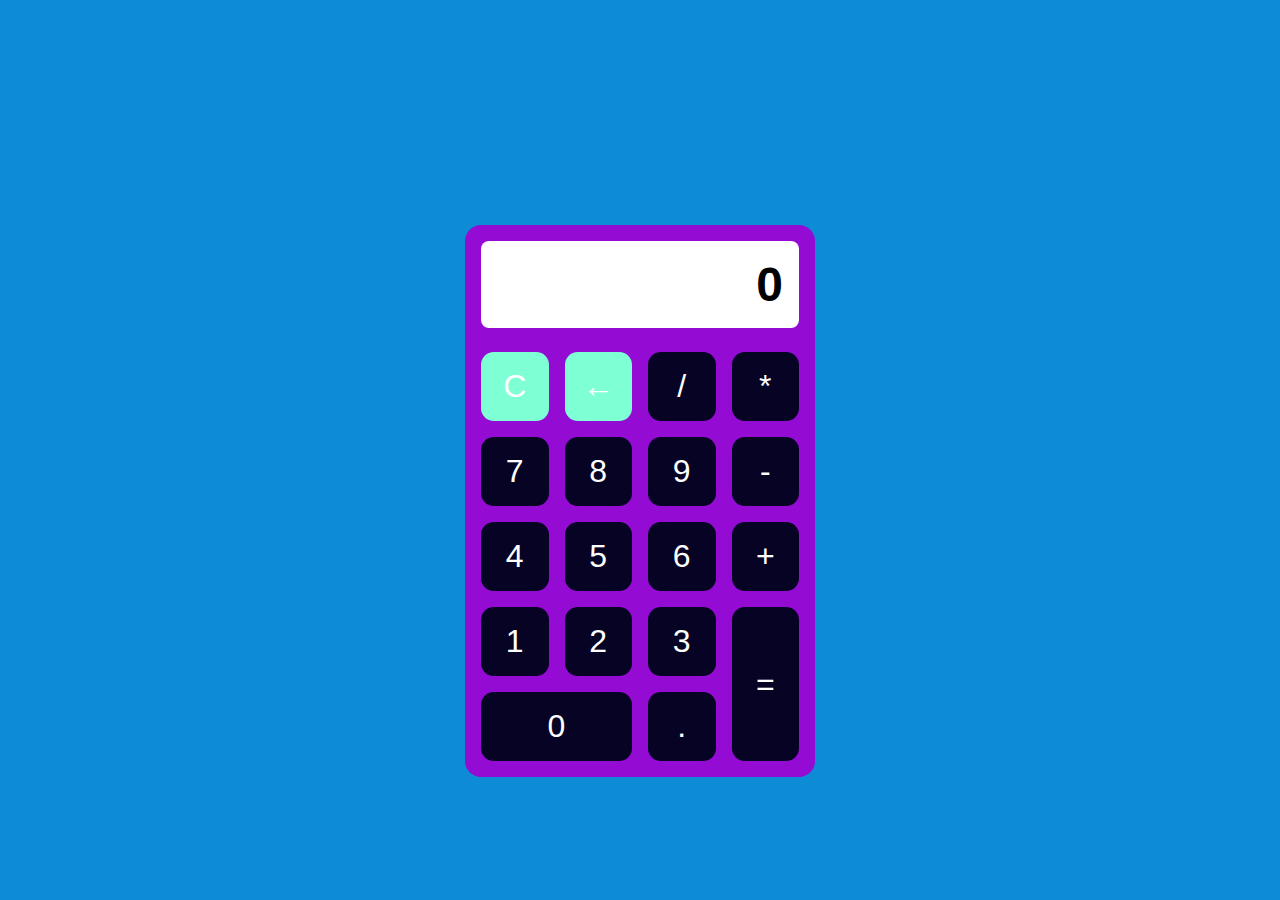
<file: #1 Calculadora/index.html>
<!DOCTYPE html>
<html lang="es">
<head>
    <meta charset="UTF-8">
    <meta name="viewport" content="width=device-width, initial-scale=1.0">
    <title>Proyecto1</title>
    <link rel="stylesheet" href="./css/style.css">
</head>
<body>
    <div class="calculadora">
        <div class="Pantalla" class = "boton">0</div>
        <button id="limpiar" class = "boton">C</button>
        <button id="borrar" class = "boton" >←</button>
        <button class="boton">/</button>
        <button class="boton">*</button>
        <button class="boton">7</button>
        <button class="boton">8</button>
        <button class="boton">9</button>
        <button class="boton">-</button>
        <button class="boton">4</button>
        <button class="boton">5</button>
        <button class="boton">6</button>
        <button class="boton">+</button>
        <button class="boton">1</button>
        <button class="boton">2</button>
        <button class="boton">3</button>



        
        <button id="igual" class="boton">=</button>
        <button id="cero" class="boton">0</button>
        <button class="boton">.</button>
    </div>

    
    <script src="./script.js"></script>
</body>
</html>
</file>
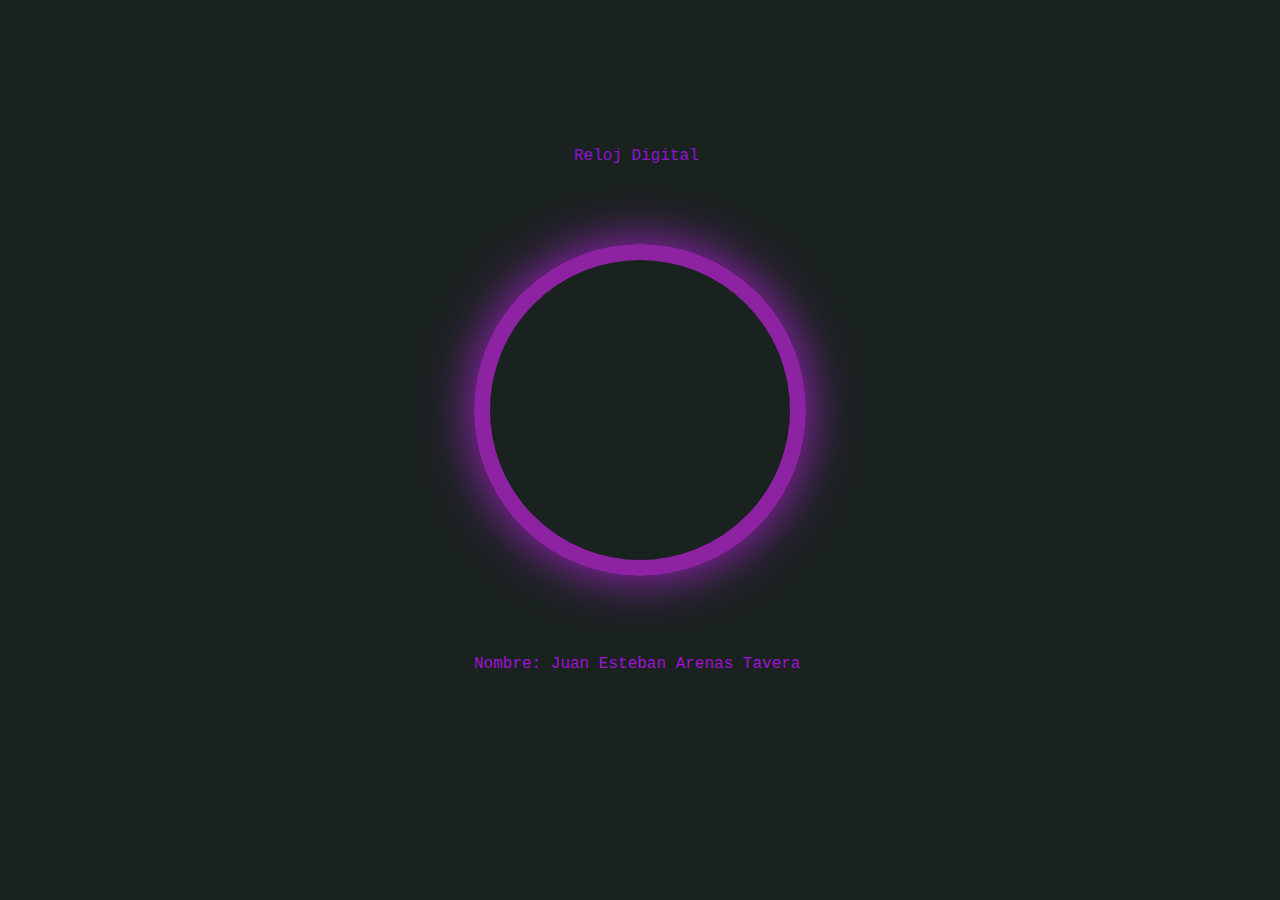
<file: #2 Reloj Digital/index.html>
<!DOCTYPE html>
<html lang="es">
<head>
    <meta charset="UTF-8">
    <meta name="viewport" content="width=device-width, initial-scale=1.0">
    <title>Reloj Digital</title>
    <link rel="stylesheet" href="./css/style.css">
</head>
<body>
    <div class="p-1">
    <p>Reloj Digital</p>
    </div>

    <div class="reloj"></div>

    <div class="p-2">
        <p>Nombre: Juan Esteban Arenas Tavera</p>
    </div>

    <script src="./script.js"></script>
</body>
</html>
</file>
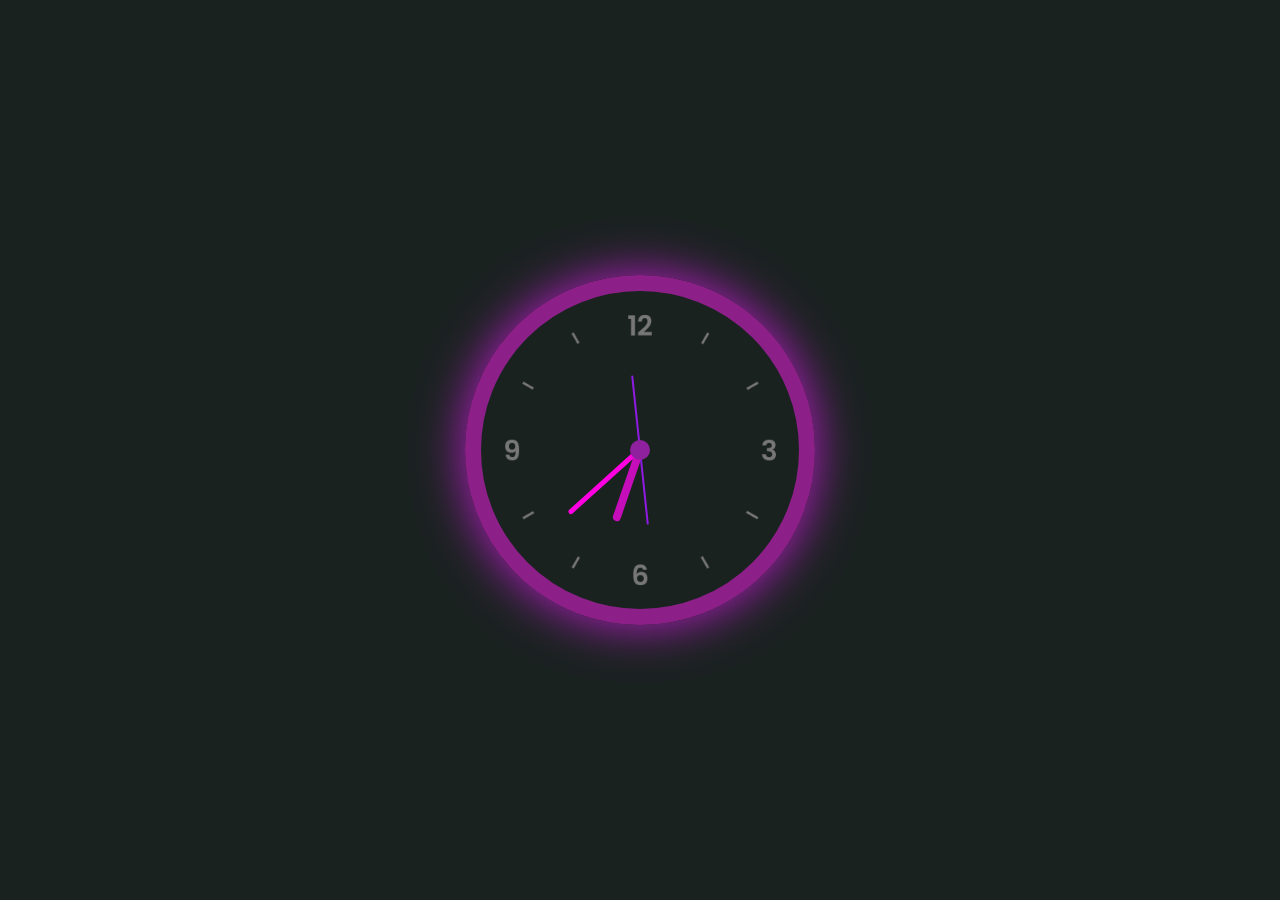
<file: #3 Relog Analogo/index.html>
<!DOCTYPE html>
<html lang="es">
<head>
    <meta charset="UTF-8">
    <meta name="viewport" content="width=device-width, initial-scale=1.0">
    <title>Reloj Análogo</title>
    <link rel="stylesheet" href="./css/style.css">
</head>
<body>
    <div class="reloj">
        <div class="hora"></div>
        <div class="minuto"></div>
        <div class="segundo"></div>
    </div>
    <script src="./script.js"></script>
</body>
</html>
</file>
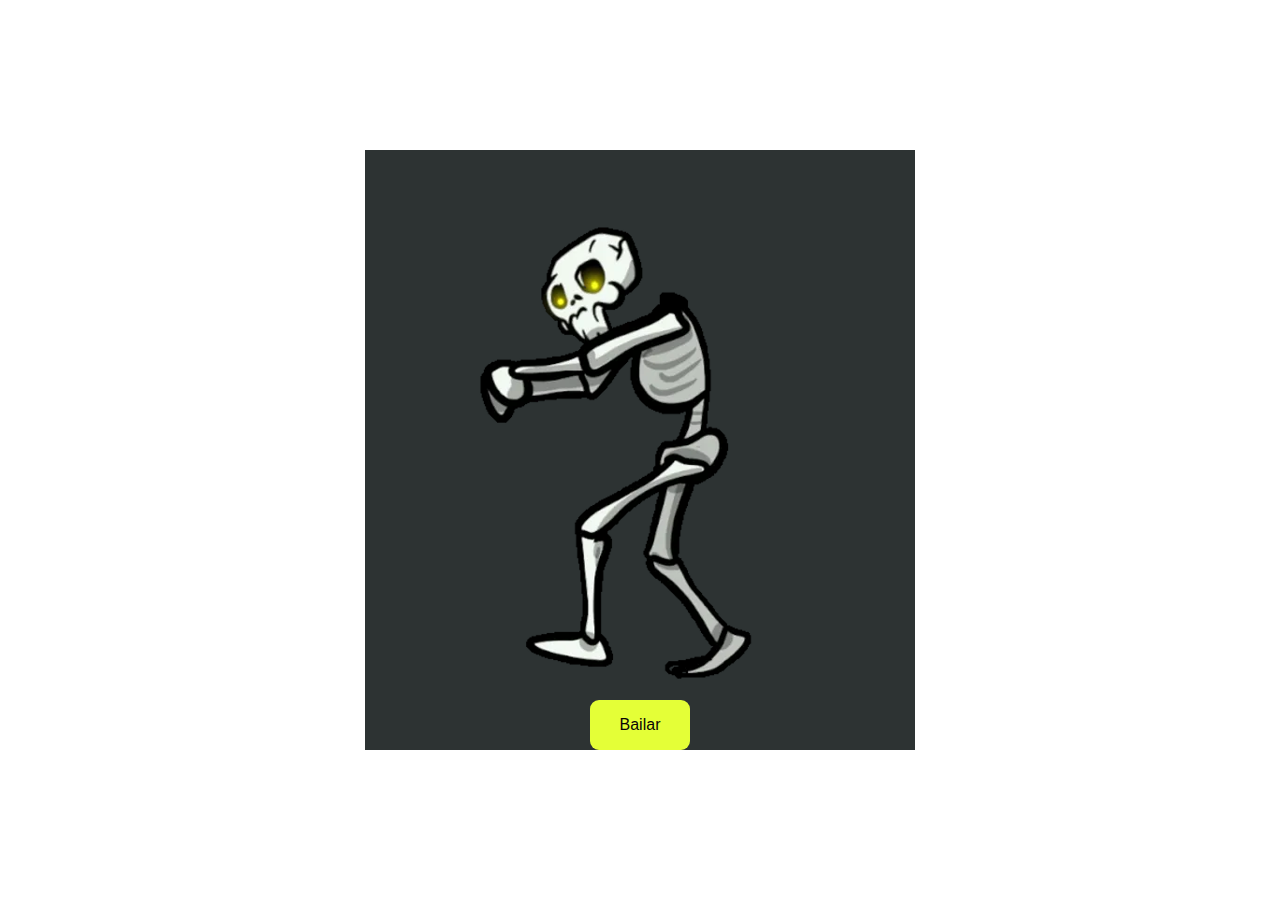
<file: #5 Esqueleto/index.html>
<!DOCTYPE html>
<html lang="es">
<head>
    <meta charset="UTF-8">
    <meta name="viewport" content="width=device-width, initial-scale=1.0">
    <title>Proyecto 5</title>
    <link rel="stylesheet" href="./css/style.css">
</head>
<body>
    <div class="baile">
        <div class="esqueletoOff" id="esqueletoquieto">
            <div class="esqueletoOnOff" onclick="bailar()">Bailar</div>
        </div>
    </div>

    <script src="./script.js"></script>
</body>
</html>
</file>
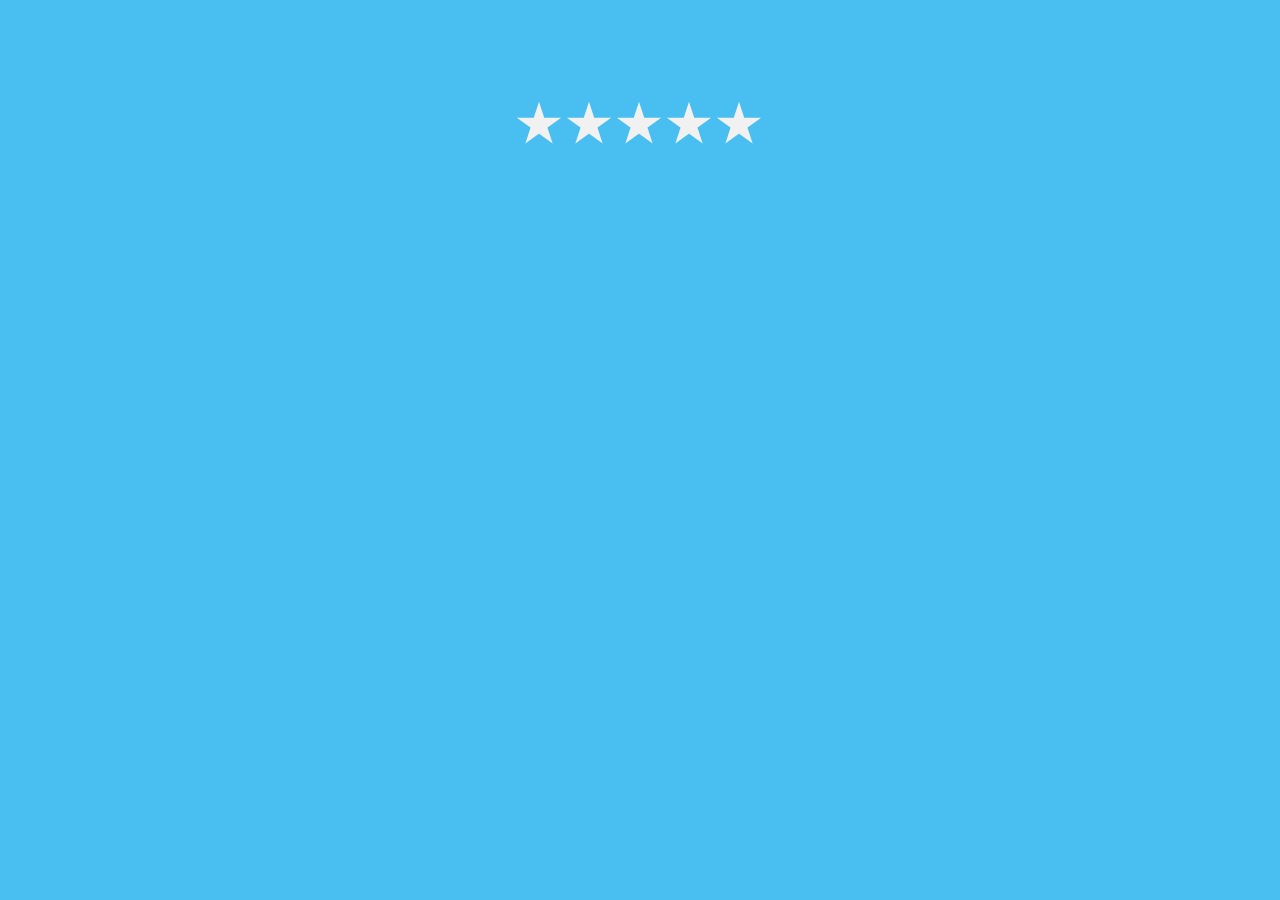
<file: #6 Puntajes/index.html>
<!DOCTYPE html>
<html lang="es">
<head>
    <meta charset="UTF-8">
    <meta name="viewport" content="width=device-width, initial-scale=1.0">
    <title>Puntajes</title>
    <link rel="stylesheet" href="./css/style.css">

</head>
<body>
    <div class="contenedor">
        <div class="puntaje"></div>


    </div>
    <script src="./script.js"></script>
</body>
</html>
</file>
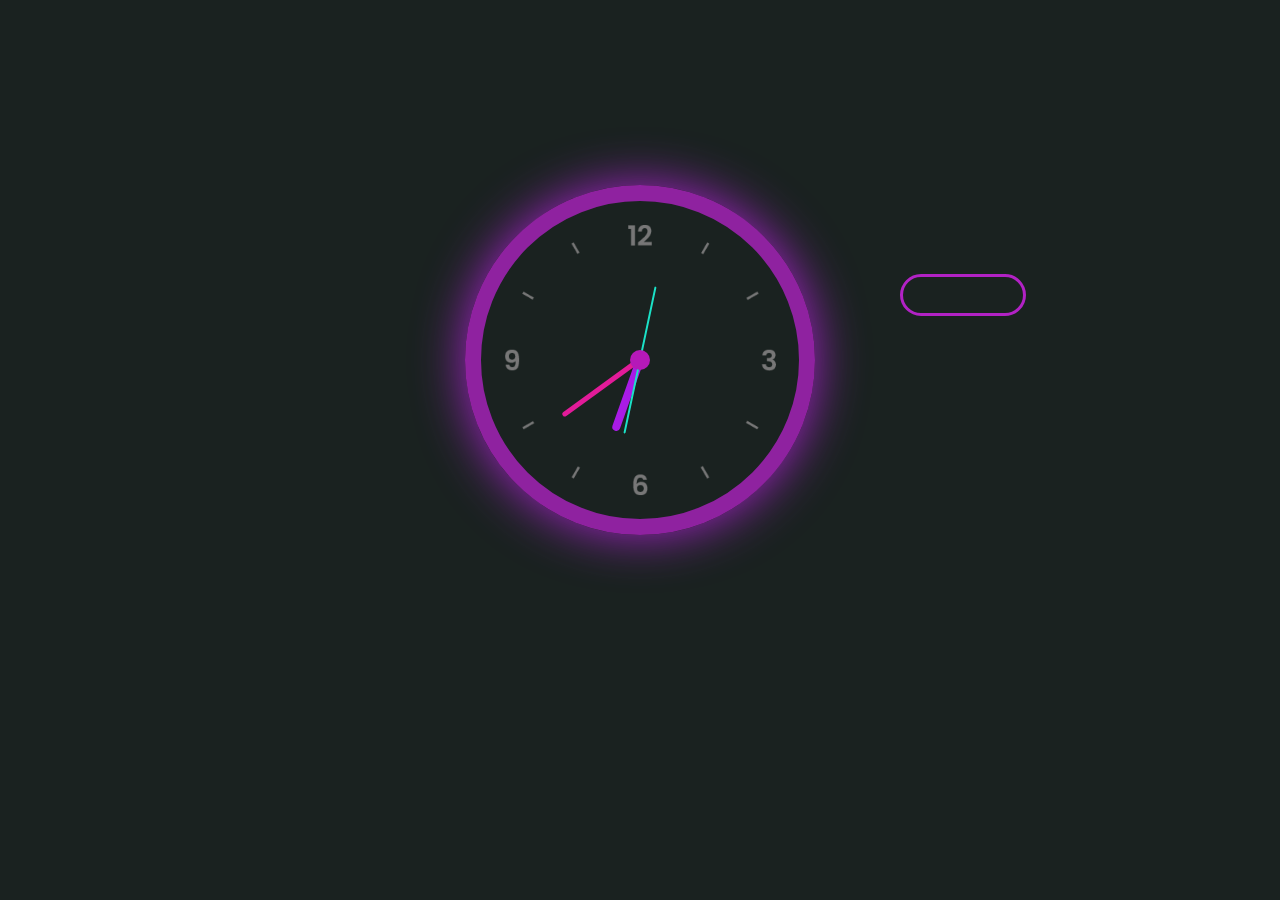
<file: #4 Reloj 2.0/Digital/index.html>
<!DOCTYPE html>
<html lang="es">
<head>
    <meta charset="UTF-8">
    <meta name="viewport" content="width=device-width, initial-scale=1.0">
    <title>Reloj Digital</title>
    <link rel="stylesheet" href="./css/style.css">
</head>
<body>
    <div class="reloj1">
        <div class="hora"></div>
        <div class="minuto"></div>
        <div class="segundo"></div>
    </div>

        <div class="reloj"></div>
        
    <script src="./script.js"></script>
</body>
</html>
</file>
<file: #1 Calculadora/css/style.css>
*{
    margin: 0;
    padding: 0;
    box-sizing: border-box;
    font-family: sans-serif;
}
body{
    min-width: 100vh;
    background-color: #0d8bd4;
    display: flex;
    justify-content: center;
    align-items: center;
    margin-top: 225px;
    margin-left: 0px;
}
.calculadora{
    background-color: rgb(148, 12, 211);
    color: rgb(0, 0, 0);
    display: grid;
    grid-template-columns: repeat(4, 1fr);
    width: 350px;
    padding: 1rem;
    border-radius: 1rem;
    gap: 1rem;
}
.Pantalla{
    grid-column: 1/5;
    background-color: rgb(255, 255, 255);
    padding: 1rem;
    font-size: 3rem;
    text-align: right;
    border-radius: 0.5rem;
    font-weight: 600;
    margin-bottom: 0.5rem;
    overflow: scroll;
}

.boton {
    background-color: rgb(6, 3, 36);
    color: rgb(255, 255, 255);
    border: 0;
    padding: 1rem;
    font-size: 2rem;
    display: flex;
    justify-content: center;
    align-items: center;
    border-radius: .8rem;
    cursor: pointer;
}

.boton:hover{
    background-color: rgb(255, 255, 255);
    color: black;
}

#cero{
    grid-column: span 2;
}

#igual {
    grid-row: span 2;
    background-color: rgb(6, 3, 36); 
}

#igual:hover {
    background-color: rgb(132, 167, 227);
}

#borrar {
    background-color: aquamarine;
}

#borrar:hover {
    background-color: coral;
}

#limpiar {
    background-color: aquamarine;
}

#limpiar:hover {
    background-color: coral;
}
</file>
<file: #2 Reloj Digital/css/style.css>
body{
    margin: 0;
    min-height: 80vh;
    display: grid;
    justify-content: center;
    align-items: center;
    background-color: rgb(26, 34, 32);
}

.reloj{
    border: 1rem solid rgb(141, 35, 162);
    width: 300px;
    height: 300px;
    display: flex;
    justify-content: center;
    align-items: center;
    border-radius: 50vh;
    font-family: monospace;
    font-size: 3rem;
    color: rgb(167, 92, 205);
    box-shadow: 0px 0px 50px 0px rgb(166, 35, 202);
}

.p-1{
    justify-content: center;
    align-items: center;
    color: rgb(146, 17, 216);
    font-family: 'Courier New', Courier, monospace;
    margin-top: 100px;
    margin-left: 100px;
}

.p-2{
    justify-content: center;
    align-items: center;
    color: rgb(163, 17, 216);
    font-family: 'Courier New', Courier, monospace;

}
</file>
<file: #3 Relog Analogo/css/style.css>
*{
    margin: 0;
    padding: 0;
    box-sizing: border-box;
}

body {
    display: flex;
    align-items: center;
    justify-content: center;
    min-height: 100vh;
    background-color: rgb(26, 34, 32);
}

.reloj{
    width: 350px;
    height: 350px;
    display: flex;
    justify-content: center;
    align-items: center;
    background-image: url("../img/reloj.png");
    background-size: cover;
    border: 1rem solid rgb(140, 32, 136);
    border-radius: 50vh;
    box-shadow: 0px 0px 50px 0px rgb(187, 29, 201);
}

.reloj::before{
    content: '';
    position: absolute;
    width: 20px;
    height: 20px;
    background: rgb(143, 33, 159);
    border-radius: 50vh;
    z-index: 10000;
}

.hora{
    width: 150px;
    height: 150px;
}

.minuto{
    width: 190px;
    height: 190px;
}

.segundo{
    width: 250px;
    height: 250px;
}

.hora::before{
    content: '';
    position: absolute;
    width: 8px;
    height: 70px;
    background: rgb(197, 14, 185);
    z-index: 10;
    border-radius: 50vh;
}

.minuto::before{
    content: '';
    position: absolute;
    width: 5px;
    height: 100px;
    background: rgb(255, 0, 225);
    z-index: 11;
    border-radius: 50vh;
}

.segundo{
    content: '';
    position: absolute;
    width: 1.8px;
    height: 150px;
    background: rgb(143, 27, 226);
    z-index: 12;
    border-radius: 50vh;
}

.hora, .minuto,.segundo{
    display: flex;
    justify-content: center;
    position: absolute;
    border-radius: 50vh;
    
}
</file>
<file: #5 Esqueleto/css/style.css>
*{
    margin: 0;
    padding: 0;
    box-sizing: border-box;
}

body{
    align-items: center;
    justify-content: center;
    display: flex;
    min-height: 100vh;
}

.esqueletoOff{
    width: 550px;
    height: 600px;
    background-color: rgb(45, 51, 51);
    display: flex;
    align-items: end;
    justify-content: center;
    background-image: url("../img/esqueleto2.png");
}

.esqueletoOff.on{
    background-image: url("../img/esqueleto1.gif");
}

.esqueletoOnOff{
    width: 100px;
    height: 50px;
    background-color: rgb(228, 255, 55);
    border-radius: 1vh;
    border: 0.2rem solid rgb(rgb(142, 41, 160));
    position: fixed;
    color: rgb(10, 5, 5);
    align-items: center;
    justify-content: center;
    display: flex;
    font-family: 'Trebuchet MS', 'Lucida Sans Unicode', 'Lucida Grande', 'Lucida Sans', Arial, sans-serif;

}
</file>
<file: #6 Puntajes/css/style.css>
body{
    background-color: rgb(72, 190, 241);
}

.puntaje{
    margin: 100px;
    display: flex;
    justify-content: center;
    align-items: center;
}

.item{
    background-color: rgb(241, 241, 241);
    width: 50px;
    height: 45px;
    cursor: pointer; 
    -webkit-mask-image: url("../img/estrella___76653bf2b6c231d___.svg");
    mask-image: url("../img/estrella___76653bf2b6c231d___.svg");
}

.item.selec{
    background-color: rgb(30, 69, 70);
}
</file>
<file: #4 Reloj 2.0/Digital/css/style.css>
*{
    margin: 0;
    padding: 0;
    box-sizing: border-box;
}

body {
    display: flex;
    align-items: center;
    justify-content: center;
    min-height: 100vh;
    background-color: rgb(26, 34, 32);
}

.reloj1{
    width: 350px;
    height: 350px;
    display: flex;
    justify-content: center;
    align-items: center;
    background-image: url("../img/reloj.png");
    background-size: cover;
    border: 1rem solid rgb(143, 34, 160);
    border-radius: 50vh;
    box-shadow: 0px 0px 50px 0px rgb(166, 35, 202);
}

.reloj1::before{
    content: '';
    position: absolute;
    width: 20px;
    height: 20px;
    background: rgb(181, 25, 184);
    border-radius: 50vh;
    z-index: 10000;
}

.hora{
    width: 150px;
    height: 150px;
}

.minuto{
    width: 190px;
    height: 190px;
}

.segundo{
    width: 250px;
    height: 250px;
}

.hora::before{
    content: '';
    position: absolute;
    width: 8px;
    height: 70px;
    background: rgb(169, 27, 230);
    z-index: 10;
    border-radius: 50vh;
}

.minuto::before{
    content: '';
    position: absolute;
    width: 5px;
    height: 100px;
    background: rgb(226, 27, 153);
    z-index: 11;
    border-radius: 50vh;
}

.segundo{
    content: '';
    position: absolute;
    width: 1.8px;
    height: 150px;
    background: rgb(27, 226, 199);
    z-index: 12;
    border-radius: 50vh;
}

.hora, .minuto,.segundo{
    display: flex;
    justify-content: center;
    position: absolute;
    border-radius: 50vh;
    


}

body{
    margin: 0;
    min-height: 80vh;
    display: grid;
    justify-content: center;
    align-items: center;
    background-color: rgb(26, 34, 32);
}

.reloj{
    border: 0.2rem solid rgb(178, 34, 197);
    width: 126px;
    height: 42px;
    display: flex;
    position: absolute;
    margin-top: -130px;
    margin-left: 900px;
    justify-content: center;
    align-items: center;
    border-radius: 10vh;
    font-family: monospace;
    font-size: 1rem;
    color: rgb(153, 17, 216);
}

.p-1{
    justify-content: center;
    align-items: center;
    color: rgb(17, 216, 173);
    font-family: 'Courier New', Courier, monospace;

}

.p-2{
    justify-content: center;
    align-items: center;
    color: rgb(17, 216, 173);
    font-family: 'Courier New', Courier, monospace;

}
</file>
